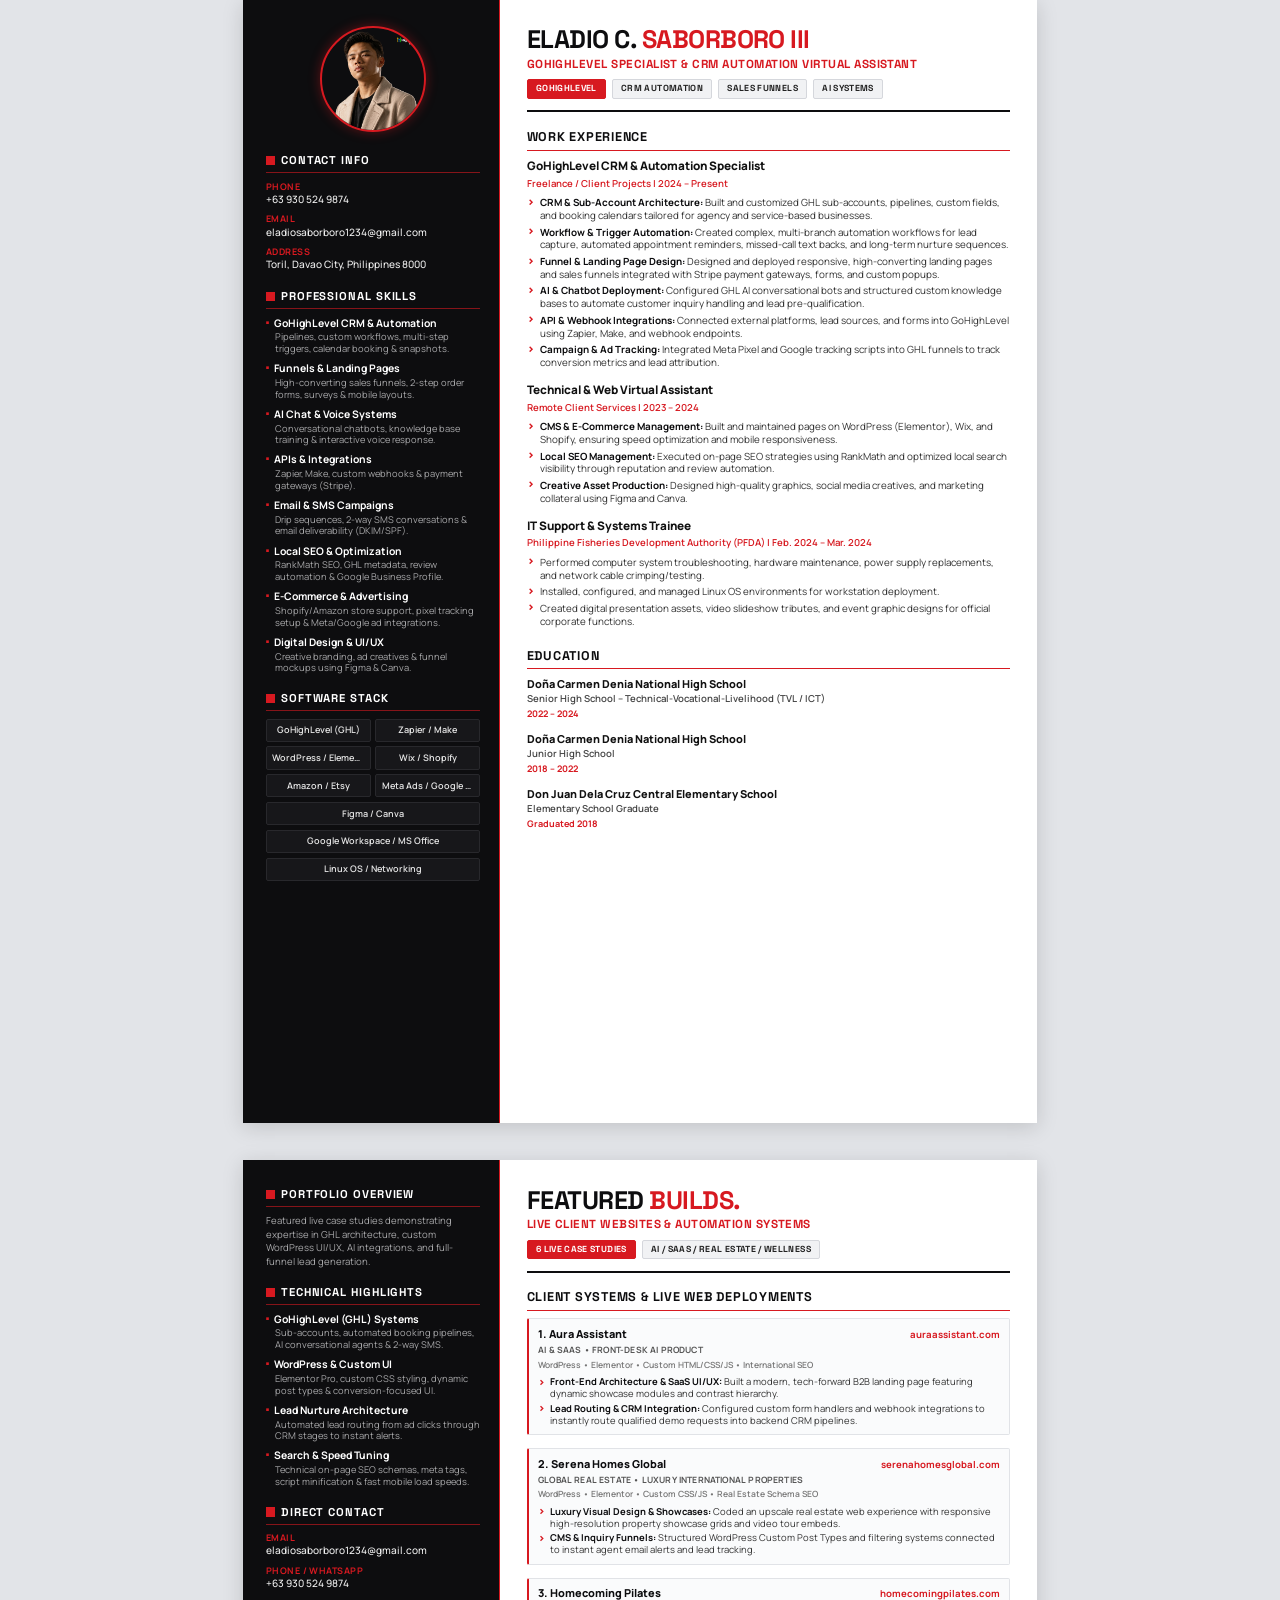
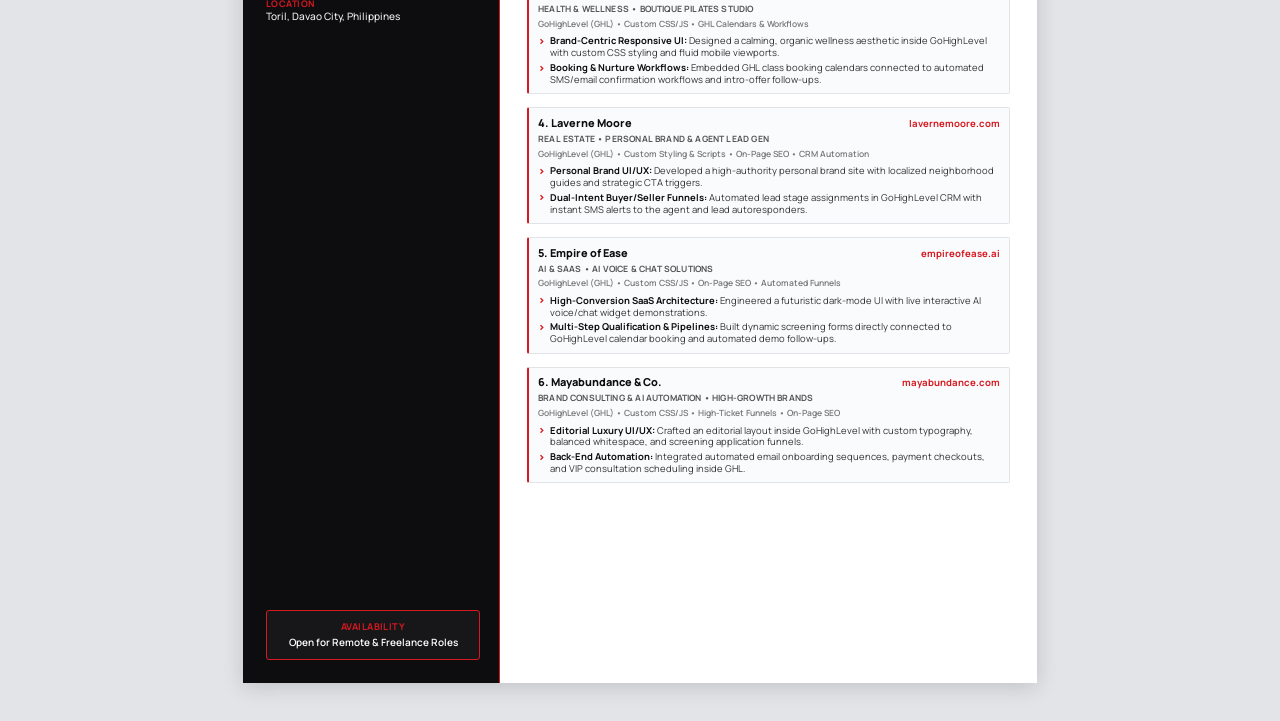
<file: cv-template.html>
<!DOCTYPE html>
<html lang="en">
<head>
    <meta charset="UTF-8">
    <title>Eladio C. Saborboro III - CV</title>
    <link rel="preconnect" href="https://fonts.googleapis.com">
    <link rel="preconnect" href="https://fonts.gstatic.com" crossorigin>
    <link href="https://fonts.googleapis.com/css2?family=Manrope:wght@400;500;600;700;800&family=Space+Grotesk:wght@500;600;700&display=swap" rel="stylesheet">
    <style>
        * {
            margin: 0;
            padding: 0;
            box-sizing: border-box;
            -webkit-print-color-adjust: exact;
            print-color-adjust: exact;
        }

        @page {
            size: A4 portrait;
            margin: 0;
        }

        body {
            font-family: 'Manrope', -apple-system, BlinkMacSystemFont, 'Segoe UI', Roboto, sans-serif;
            background: #e2e4e8;
            color: #222;
            font-size: 8.5pt;
            line-height: 1.35;
        }

        .cv-page {
            width: 210mm;
            height: 297mm;
            min-height: 297mm;
            max-height: 297mm;
            margin: 0 auto 10mm;
            background: #fff;
            display: grid;
            grid-template-columns: 68mm 142mm;
            overflow: hidden;
            page-break-after: always;
            box-shadow: 0 4px 20px rgba(0,0,0,0.15);
        }

        @media print {
            body {
                background: none;
            }
            .cv-page {
                margin: 0;
                box-shadow: none;
                page-break-after: always;
            }
        }

        /* SIDEBAR (Dark Charcoal / Black) */
        .cv-sidebar {
            background: #0d0d0f;
            color: #e0e0e0;
            padding: 7mm 5mm 6mm 6mm;
            display: flex;
            flex-direction: column;
            gap: 4.5mm;
            border-right: 1.5px solid #d71920;
        }

        .profile-photo-wrap {
            text-align: center;
            margin-bottom: 1mm;
        }

        .profile-photo {
            width: 28mm;
            height: 28mm;
            border-radius: 50%;
            object-fit: cover;
            object-position: center top;
            border: 2px solid #d71920;
            box-shadow: 0 0 12px rgba(215, 25, 32, 0.4);
            margin: 0 auto;
            display: block;
        }

        .sidebar-section {
            display: flex;
            flex-direction: column;
            gap: 2mm;
        }

        .sidebar-title {
            font-family: 'Space Grotesk', sans-serif;
            font-size: 8.5pt;
            font-weight: 700;
            color: #ffffff;
            letter-spacing: 0.08em;
            text-transform: uppercase;
            padding-bottom: 1mm;
            border-bottom: 1px solid rgba(215, 25, 32, 0.6);
            display: flex;
            align-items: center;
            gap: 1.5mm;
        }

        .sidebar-title::before {
            content: '';
            display: inline-block;
            width: 2.5mm;
            height: 2.5mm;
            background: #d71920;
        }

        .contact-list {
            display: flex;
            flex-direction: column;
            gap: 1.8mm;
        }

        .contact-item-label {
            font-size: 6.8pt;
            color: #d71920;
            font-weight: 700;
            letter-spacing: 0.05em;
            text-transform: uppercase;
        }

        .contact-item-val {
            font-size: 7.6pt;
            color: #f0f0f0;
            word-break: break-word;
            font-weight: 500;
        }

        .skills-list {
            display: flex;
            flex-direction: column;
            gap: 2mm;
        }

        .skill-item {
            display: flex;
            flex-direction: column;
            gap: 0.6mm;
        }

        .skill-name {
            font-size: 7.8pt;
            font-weight: 700;
            color: #ffffff;
            display: flex;
            align-items: flex-start;
            gap: 1.2mm;
            line-height: 1.2;
        }

        .skill-bullet {
            color: #d71920;
            font-weight: bold;
            font-size: 8pt;
            line-height: 1;
        }

        .skill-desc {
            font-size: 7pt;
            color: #a8a8aa;
            line-height: 1.25;
            padding-left: 2.5mm;
        }

        .software-grid {
            display: grid;
            grid-template-columns: 1fr 1fr;
            gap: 1.2mm;
            font-size: 6.8pt;
        }

        .software-pill {
            background: #17171a;
            border: 1px solid #28282c;
            padding: 1.2mm 1.5mm;
            border-radius: 2px;
            color: #e5e5e5;
            font-weight: 600;
            text-align: center;
            white-space: nowrap;
            overflow: hidden;
            text-overflow: ellipsis;
        }

        .software-pill.full-width {
            grid-column: span 2;
        }

        .highlight-box {
            background: #17171a;
            border: 1px solid #d71920;
            padding: 2.5mm;
            border-radius: 3px;
            text-align: center;
        }

        .highlight-box .hl-tag {
            color: #d71920;
            font-size: 7pt;
            font-weight: 700;
            letter-spacing: 0.05em;
            text-transform: uppercase;
            margin-bottom: 0.8mm;
        }

        .highlight-box .hl-text {
            color: #fff;
            font-size: 7.5pt;
            font-weight: 600;
        }

        /* MAIN CONTENT AREA */
        .cv-main {
            background: #ffffff;
            padding: 7mm 7mm 6mm 7mm;
            display: flex;
            flex-direction: column;
            gap: 3.8mm;
        }

        .cv-header {
            border-bottom: 2px solid #0d0d0f;
            padding-bottom: 3mm;
            margin-bottom: 0.5mm;
        }

        .cv-name {
            font-family: 'Space Grotesk', sans-serif;
            font-size: 19pt;
            font-weight: 800;
            color: #0d0d0f;
            letter-spacing: -0.02em;
            line-height: 1.05;
            margin-bottom: 1mm;
            text-transform: uppercase;
        }

        .cv-name span {
            color: #d71920;
        }

        .cv-role {
            font-family: 'Space Grotesk', sans-serif;
            font-size: 8.8pt;
            font-weight: 700;
            color: #d71920;
            letter-spacing: 0.04em;
            text-transform: uppercase;
            margin-bottom: 2.2mm;
            line-height: 1.2;
        }

        .badge-row {
            display: flex;
            flex-wrap: wrap;
            gap: 1.5mm;
        }

        .header-badge {
            background: #f1f2f4;
            border: 1px solid #d5d7dc;
            color: #222;
            font-family: 'Space Grotesk', sans-serif;
            font-size: 6.6pt;
            font-weight: 700;
            padding: 0.8mm 2.2mm;
            border-radius: 2px;
            letter-spacing: 0.04em;
            text-transform: uppercase;
        }

        .header-badge.red {
            background: #d71920;
            color: #fff;
            border-color: #d71920;
        }

        .main-section {
            display: flex;
            flex-direction: column;
            gap: 2mm;
        }

        .section-heading {
            font-family: 'Space Grotesk', sans-serif;
            font-size: 9.5pt;
            font-weight: 800;
            color: #0d0d0f;
            letter-spacing: 0.06em;
            text-transform: uppercase;
            position: relative;
            padding-bottom: 1mm;
            border-bottom: 1.5px solid #d71920;
            display: flex;
            justify-content: space-between;
            align-items: center;
        }

        .job-card {
            display: flex;
            flex-direction: column;
            gap: 1mm;
            margin-bottom: 1.5mm;
        }

        .job-title-row {
            display: flex;
            justify-content: space-between;
            align-items: baseline;
        }

        .job-title {
            font-size: 8.8pt;
            font-weight: 800;
            color: #111;
        }

        .job-meta {
            font-size: 7.2pt;
            font-weight: 600;
            color: #d71920;
            margin-bottom: 0.5mm;
        }

        .job-points {
            list-style: none;
            display: flex;
            flex-direction: column;
            gap: 1mm;
        }

        .job-point {
            font-size: 7.4pt;
            color: #333;
            line-height: 1.3;
            position: relative;
            padding-left: 3.5mm;
        }

        .job-point::before {
            content: '›';
            position: absolute;
            left: 0;
            top: -0.5px;
            color: #d71920;
            font-weight: 900;
            font-size: 9pt;
            line-height: 1;
        }

        .job-point strong {
            color: #0d0d0f;
            font-weight: 700;
        }

        .edu-item {
            display: flex;
            flex-direction: column;
            gap: 0.4mm;
            margin-bottom: 1.2mm;
        }

        .edu-school {
            font-size: 8.2pt;
            font-weight: 800;
            color: #111;
        }

        .edu-degree {
            font-size: 7.2pt;
            color: #444;
            font-weight: 600;
        }

        .edu-years {
            font-size: 6.8pt;
            color: #d71920;
            font-weight: 700;
        }

        /* PAGE 2 PROJECTS */
        .project-card {
            border: 1px solid #e1e3e7;
            border-left: 2.5px solid #d71920;
            padding: 2mm 2.5mm;
            border-radius: 2px;
            background: #fafbfc;
            display: flex;
            flex-direction: column;
            gap: 0.8mm;
            margin-bottom: 1.5mm;
        }

        .proj-header {
            display: flex;
            justify-content: space-between;
            align-items: baseline;
        }

        .proj-name {
            font-size: 8.2pt;
            font-weight: 800;
            color: #0d0d0f;
        }

        .proj-url {
            font-size: 7.2pt;
            font-weight: 700;
            color: #d71920;
            text-decoration: none;
        }

        .proj-tags {
            font-size: 6.5pt;
            font-weight: 700;
            color: #555;
            text-transform: uppercase;
            letter-spacing: 0.02em;
        }

        .proj-stack {
            font-size: 6.4pt;
            color: #777;
            font-weight: 600;
        }

        .proj-points {
            list-style: none;
            display: flex;
            flex-direction: column;
            gap: 0.8mm;
            margin-top: 0.5mm;
        }

        .proj-point {
            font-size: 7.1pt;
            color: #333;
            line-height: 1.25;
            position: relative;
            padding-left: 3.2mm;
        }

        .proj-point::before {
            content: '›';
            position: absolute;
            left: 0;
            top: -0.5px;
            color: #d71920;
            font-weight: 900;
            font-size: 8.5pt;
            line-height: 1;
        }

        .proj-point strong {
            color: #0d0d0f;
            font-weight: 700;
        }
    </style>
</head>
<body>

    <!-- ================= PAGE 1 ================= -->
    <div class="cv-page">
        <!-- SIDEBAR -->
        <aside class="cv-sidebar">
            <div class="profile-photo-wrap">
                <img src="images/Expert.png" alt="Eladio C. Saborboro" class="profile-photo">
            </div>

            <div class="sidebar-section">
                <div class="sidebar-title">CONTACT INFO</div>
                <div class="contact-list">
                    <div>
                        <div class="contact-item-label">PHONE</div>
                        <div class="contact-item-val">+63 930 524 9874</div>
                    </div>
                    <div>
                        <div class="contact-item-label">EMAIL</div>
                        <div class="contact-item-val">eladiosaborboro1234@gmail.com</div>
                    </div>
                    <div>
                        <div class="contact-item-label">ADDRESS</div>
                        <div class="contact-item-val">Toril, Davao City, Philippines 8000</div>
                    </div>
                </div>
            </div>

            <div class="sidebar-section">
                <div class="sidebar-title">PROFESSIONAL SKILLS</div>
                <div class="skills-list">
                    <div class="skill-item">
                        <div class="skill-name"><span class="skill-bullet">▪</span> GoHighLevel CRM & Automation</div>
                        <div class="skill-desc">Pipelines, custom workflows, multi-step triggers, calendar booking & snapshots.</div>
                    </div>
                    <div class="skill-item">
                        <div class="skill-name"><span class="skill-bullet">▪</span> Funnels & Landing Pages</div>
                        <div class="skill-desc">High-converting sales funnels, 2-step order forms, surveys & mobile layouts.</div>
                    </div>
                    <div class="skill-item">
                        <div class="skill-name"><span class="skill-bullet">▪</span> AI Chat & Voice Systems</div>
                        <div class="skill-desc">Conversational chatbots, knowledge base training & interactive voice response.</div>
                    </div>
                    <div class="skill-item">
                        <div class="skill-name"><span class="skill-bullet">▪</span> APIs & Integrations</div>
                        <div class="skill-desc">Zapier, Make, custom webhooks & payment gateways (Stripe).</div>
                    </div>
                    <div class="skill-item">
                        <div class="skill-name"><span class="skill-bullet">▪</span> Email & SMS Campaigns</div>
                        <div class="skill-desc">Drip sequences, 2-way SMS conversations & email deliverability (DKIM/SPF).</div>
                    </div>
                    <div class="skill-item">
                        <div class="skill-name"><span class="skill-bullet">▪</span> Local SEO & Optimization</div>
                        <div class="skill-desc">RankMath SEO, GHL metadata, review automation & Google Business Profile.</div>
                    </div>
                    <div class="skill-item">
                        <div class="skill-name"><span class="skill-bullet">▪</span> E-Commerce & Advertising</div>
                        <div class="skill-desc">Shopify/Amazon store support, pixel tracking setup & Meta/Google ad integrations.</div>
                    </div>
                    <div class="skill-item">
                        <div class="skill-name"><span class="skill-bullet">▪</span> Digital Design & UI/UX</div>
                        <div class="skill-desc">Creative branding, ad creatives & funnel mockups using Figma & Canva.</div>
                    </div>
                </div>
            </div>

            <div class="sidebar-section">
                <div class="sidebar-title">SOFTWARE STACK</div>
                <div class="software-grid">
                    <div class="software-pill">GoHighLevel (GHL)</div>
                    <div class="software-pill">Zapier / Make</div>
                    <div class="software-pill">WordPress / Elementor</div>
                    <div class="software-pill">Wix / Shopify</div>
                    <div class="software-pill">Amazon / Etsy</div>
                    <div class="software-pill">Meta Ads / Google Ads</div>
                    <div class="software-pill full-width">Figma / Canva</div>
                    <div class="software-pill full-width">Google Workspace / MS Office</div>
                    <div class="software-pill full-width">Linux OS / Networking</div>
                </div>
            </div>
        </aside>

        <!-- MAIN -->
        <main class="cv-main">
            <header class="cv-header">
                <h1 class="cv-name">ELADIO C. <span>SABORBORO III</span></h1>
                <div class="cv-role">GOHIGHLEVEL SPECIALIST & CRM AUTOMATION VIRTUAL ASSISTANT</div>
                <div class="badge-row">
                    <span class="header-badge red">GOHIGHLEVEL</span>
                    <span class="header-badge">CRM AUTOMATION</span>
                    <span class="header-badge">SALES FUNNELS</span>
                    <span class="header-badge">AI SYSTEMS</span>
                </div>
            </header>

            <section class="main-section">
                <h2 class="section-heading">WORK EXPERIENCE</h2>

                <div class="job-card">
                    <div class="job-title-row">
                        <div class="job-title">GoHighLevel CRM & Automation Specialist</div>
                    </div>
                    <div class="job-meta">Freelance / Client Projects | 2024 – Present</div>
                    <ul class="job-points">
                        <li class="job-point"><strong>CRM & Sub-Account Architecture:</strong> Built and customized GHL sub-accounts, pipelines, custom fields, and booking calendars tailored for agency and service-based businesses.</li>
                        <li class="job-point"><strong>Workflow & Trigger Automation:</strong> Created complex, multi-branch automation workflows for lead capture, automated appointment reminders, missed-call text backs, and long-term nurture sequences.</li>
                        <li class="job-point"><strong>Funnel & Landing Page Design:</strong> Designed and deployed responsive, high-converting landing pages and sales funnels integrated with Stripe payment gateways, forms, and custom popups.</li>
                        <li class="job-point"><strong>AI & Chatbot Deployment:</strong> Configured GHL AI conversational bots and structured custom knowledge bases to automate customer inquiry handling and lead pre-qualification.</li>
                        <li class="job-point"><strong>API & Webhook Integrations:</strong> Connected external platforms, lead sources, and forms into GoHighLevel using Zapier, Make, and webhook endpoints.</li>
                        <li class="job-point"><strong>Campaign & Ad Tracking:</strong> Integrated Meta Pixel and Google tracking scripts into GHL funnels to track conversion metrics and lead attribution.</li>
                    </ul>
                </div>

                <div class="job-card">
                    <div class="job-title-row">
                        <div class="job-title">Technical & Web Virtual Assistant</div>
                    </div>
                    <div class="job-meta">Remote Client Services | 2023 – 2024</div>
                    <ul class="job-points">
                        <li class="job-point"><strong>CMS & E-Commerce Management:</strong> Built and maintained pages on WordPress (Elementor), Wix, and Shopify, ensuring speed optimization and mobile responsiveness.</li>
                        <li class="job-point"><strong>Local SEO Management:</strong> Executed on-page SEO strategies using RankMath and optimized local search visibility through reputation and review automation.</li>
                        <li class="job-point"><strong>Creative Asset Production:</strong> Designed high-quality graphics, social media creatives, and marketing collateral using Figma and Canva.</li>
                    </ul>
                </div>

                <div class="job-card">
                    <div class="job-title-row">
                        <div class="job-title">IT Support & Systems Trainee</div>
                    </div>
                    <div class="job-meta">Philippine Fisheries Development Authority (PFDA) | Feb. 2024 – Mar. 2024</div>
                    <ul class="job-points">
                        <li class="job-point">Performed computer system troubleshooting, hardware maintenance, power supply replacements, and network cable crimping/testing.</li>
                        <li class="job-point">Installed, configured, and managed Linux OS environments for workstation deployment.</li>
                        <li class="job-point">Created digital presentation assets, video slideshow tributes, and event graphic designs for official corporate functions.</li>
                    </ul>
                </div>
            </section>

            <section class="main-section">
                <h2 class="section-heading">EDUCATION</h2>
                <div class="edu-item">
                    <div class="edu-school">Doña Carmen Denia National High School</div>
                    <div class="edu-degree">Senior High School – Technical-Vocational-Livelihood (TVL / ICT)</div>
                    <div class="edu-years">2022 – 2024</div>
                </div>
                <div class="edu-item">
                    <div class="edu-school">Doña Carmen Denia National High School</div>
                    <div class="edu-degree">Junior High School</div>
                    <div class="edu-years">2018 – 2022</div>
                </div>
                <div class="edu-item">
                    <div class="edu-school">Don Juan Dela Cruz Central Elementary School</div>
                    <div class="edu-degree">Elementary School Graduate</div>
                    <div class="edu-years">Graduated 2018</div>
                </div>
            </section>
        </main>
    </div>

    <!-- ================= PAGE 2 ================= -->
    <div class="cv-page">
        <!-- SIDEBAR -->
        <aside class="cv-sidebar">
            <div class="sidebar-section">
                <div class="sidebar-title">PORTFOLIO OVERVIEW</div>
                <div style="font-size: 7.2pt; color: #a8a8aa; line-height: 1.4;">
                    Featured live case studies demonstrating expertise in GHL architecture, custom WordPress UI/UX, AI integrations, and full-funnel lead generation.
                </div>
            </div>

            <div class="sidebar-section">
                <div class="sidebar-title">TECHNICAL HIGHLIGHTS</div>
                <div class="skills-list">
                    <div class="skill-item">
                        <div class="skill-name"><span class="skill-bullet">▪</span> GoHighLevel (GHL) Systems</div>
                        <div class="skill-desc">Sub-accounts, automated booking pipelines, AI conversational agents & 2-way SMS.</div>
                    </div>
                    <div class="skill-item">
                        <div class="skill-name"><span class="skill-bullet">▪</span> WordPress & Custom UI</div>
                        <div class="skill-desc">Elementor Pro, custom CSS styling, dynamic post types & conversion-focused UI.</div>
                    </div>
                    <div class="skill-item">
                        <div class="skill-name"><span class="skill-bullet">▪</span> Lead Nurture Architecture</div>
                        <div class="skill-desc">Automated lead routing from ad clicks through CRM stages to instant alerts.</div>
                    </div>
                    <div class="skill-item">
                        <div class="skill-name"><span class="skill-bullet">▪</span> Search & Speed Tuning</div>
                        <div class="skill-desc">Technical on-page SEO schemas, meta tags, script minification & fast mobile load speeds.</div>
                    </div>
                </div>
            </div>

            <div class="sidebar-section">
                <div class="sidebar-title">DIRECT CONTACT</div>
                <div class="contact-list">
                    <div>
                        <div class="contact-item-label">EMAIL</div>
                        <div class="contact-item-val">eladiosaborboro1234@gmail.com</div>
                    </div>
                    <div>
                        <div class="contact-item-label">PHONE / WHATSAPP</div>
                        <div class="contact-item-val">+63 930 524 9874</div>
                    </div>
                    <div>
                        <div class="contact-item-label">LOCATION</div>
                        <div class="contact-item-val">Toril, Davao City, Philippines</div>
                    </div>
                </div>
            </div>

            <div class="sidebar-section" style="margin-top: auto;">
                <div class="highlight-box">
                    <div class="hl-tag">AVAILABILITY</div>
                    <div class="hl-text">Open for Remote & Freelance Roles</div>
                </div>
            </div>
        </aside>

        <!-- MAIN -->
        <main class="cv-main">
            <header class="cv-header">
                <h1 class="cv-name">FEATURED <span>BUILDS.</span></h1>
                <div class="cv-role">LIVE CLIENT WEBSITES & AUTOMATION SYSTEMS</div>
                <div class="badge-row">
                    <span class="header-badge red">6 LIVE CASE STUDIES</span>
                    <span class="header-badge">AI / SAAS / REAL ESTATE / WELLNESS</span>
                </div>
            </header>

            <section class="main-section">
                <h2 class="section-heading">CLIENT SYSTEMS & LIVE WEB DEPLOYMENTS</h2>

                <!-- 1. Aura Assistant -->
                <div class="project-card">
                    <div class="proj-header">
                        <span class="proj-name">1. Aura Assistant</span>
                        <span class="proj-url">auraassistant.com</span>
                    </div>
                    <div class="proj-tags">AI & SAAS • FRONT-DESK AI PRODUCT</div>
                    <div class="proj-stack">WordPress • Elementor • Custom HTML/CSS/JS • International SEO</div>
                    <ul class="proj-points">
                        <li class="proj-point"><strong>Front-End Architecture & SaaS UI/UX:</strong> Built a modern, tech-forward B2B landing page featuring dynamic showcase modules and contrast hierarchy.</li>
                        <li class="proj-point"><strong>Lead Routing & CRM Integration:</strong> Configured custom form handlers and webhook integrations to instantly route qualified demo requests into backend CRM pipelines.</li>
                    </ul>
                </div>

                <!-- 2. Serena Homes Global -->
                <div class="project-card">
                    <div class="proj-header">
                        <span class="proj-name">2. Serena Homes Global</span>
                        <span class="proj-url">serenahomesglobal.com</span>
                    </div>
                    <div class="proj-tags">GLOBAL REAL ESTATE • LUXURY INTERNATIONAL PROPERTIES</div>
                    <div class="proj-stack">WordPress • Elementor • Custom CSS/JS • Real Estate Schema SEO</div>
                    <ul class="proj-points">
                        <li class="proj-point"><strong>Luxury Visual Design & Showcases:</strong> Coded an upscale real estate web experience with responsive high-resolution property showcase grids and video tour embeds.</li>
                        <li class="proj-point"><strong>CMS & Inquiry Funnels:</strong> Structured WordPress Custom Post Types and filtering systems connected to instant agent email alerts and lead tracking.</li>
                    </ul>
                </div>

                <!-- 3. Homecoming Pilates -->
                <div class="project-card">
                    <div class="proj-header">
                        <span class="proj-name">3. Homecoming Pilates</span>
                        <span class="proj-url">homecomingpilates.com</span>
                    </div>
                    <div class="proj-tags">HEALTH & WELLNESS • BOUTIQUE PILATES STUDIO</div>
                    <div class="proj-stack">GoHighLevel (GHL) • Custom CSS/JS • GHL Calendars & Workflows</div>
                    <ul class="proj-points">
                        <li class="proj-point"><strong>Brand-Centric Responsive UI:</strong> Designed a calming, organic wellness aesthetic inside GoHighLevel with custom CSS styling and fluid mobile viewports.</li>
                        <li class="proj-point"><strong>Booking & Nurture Workflows:</strong> Embedded GHL class booking calendars connected to automated SMS/email confirmation workflows and intro-offer follow-ups.</li>
                    </ul>
                </div>

                <!-- 4. Laverne Moore -->
                <div class="project-card">
                    <div class="proj-header">
                        <span class="proj-name">4. Laverne Moore</span>
                        <span class="proj-url">lavernemoore.com</span>
                    </div>
                    <div class="proj-tags">REAL ESTATE • PERSONAL BRAND & AGENT LEAD GEN</div>
                    <div class="proj-stack">GoHighLevel (GHL) • Custom Styling & Scripts • On-Page SEO • CRM Automation</div>
                    <ul class="proj-points">
                        <li class="proj-point"><strong>Personal Brand UI/UX:</strong> Developed a high-authority personal brand site with localized neighborhood guides and strategic CTA triggers.</li>
                        <li class="proj-point"><strong>Dual-Intent Buyer/Seller Funnels:</strong> Automated lead stage assignments in GoHighLevel CRM with instant SMS alerts to the agent and lead autoresponders.</li>
                    </ul>
                </div>

                <!-- 5. Empire of Ease -->
                <div class="project-card">
                    <div class="proj-header">
                        <span class="proj-name">5. Empire of Ease</span>
                        <span class="proj-url">empireofease.ai</span>
                    </div>
                    <div class="proj-tags">AI & SAAS • AI VOICE & CHAT SOLUTIONS</div>
                    <div class="proj-stack">GoHighLevel (GHL) • Custom CSS/JS • On-Page SEO • Automated Funnels</div>
                    <ul class="proj-points">
                        <li class="proj-point"><strong>High-Conversion SaaS Architecture:</strong> Engineered a futuristic dark-mode UI with live interactive AI voice/chat widget demonstrations.</li>
                        <li class="proj-point"><strong>Multi-Step Qualification & Pipelines:</strong> Built dynamic screening forms directly connected to GoHighLevel calendar booking and automated demo follow-ups.</li>
                    </ul>
                </div>

                <!-- 6. Mayabundance & Co. -->
                <div class="project-card">
                    <div class="proj-header">
                        <span class="proj-name">6. Mayabundance & Co.</span>
                        <span class="proj-url">mayabundance.com</span>
                    </div>
                    <div class="proj-tags">BRAND CONSULTING & AI AUTOMATION • HIGH-GROWTH BRANDS</div>
                    <div class="proj-stack">GoHighLevel (GHL) • Custom CSS/JS • High-Ticket Funnels • On-Page SEO</div>
                    <ul class="proj-points">
                        <li class="proj-point"><strong>Editorial Luxury UI/UX:</strong> Crafted an editorial layout inside GoHighLevel with custom typography, balanced whitespace, and screening application funnels.</li>
                        <li class="proj-point"><strong>Back-End Automation:</strong> Integrated automated email onboarding sequences, payment checkouts, and VIP consultation scheduling inside GHL.</li>
                    </ul>
                </div>
            </section>
        </main>
    </div>

</body>
</html>
</file>
